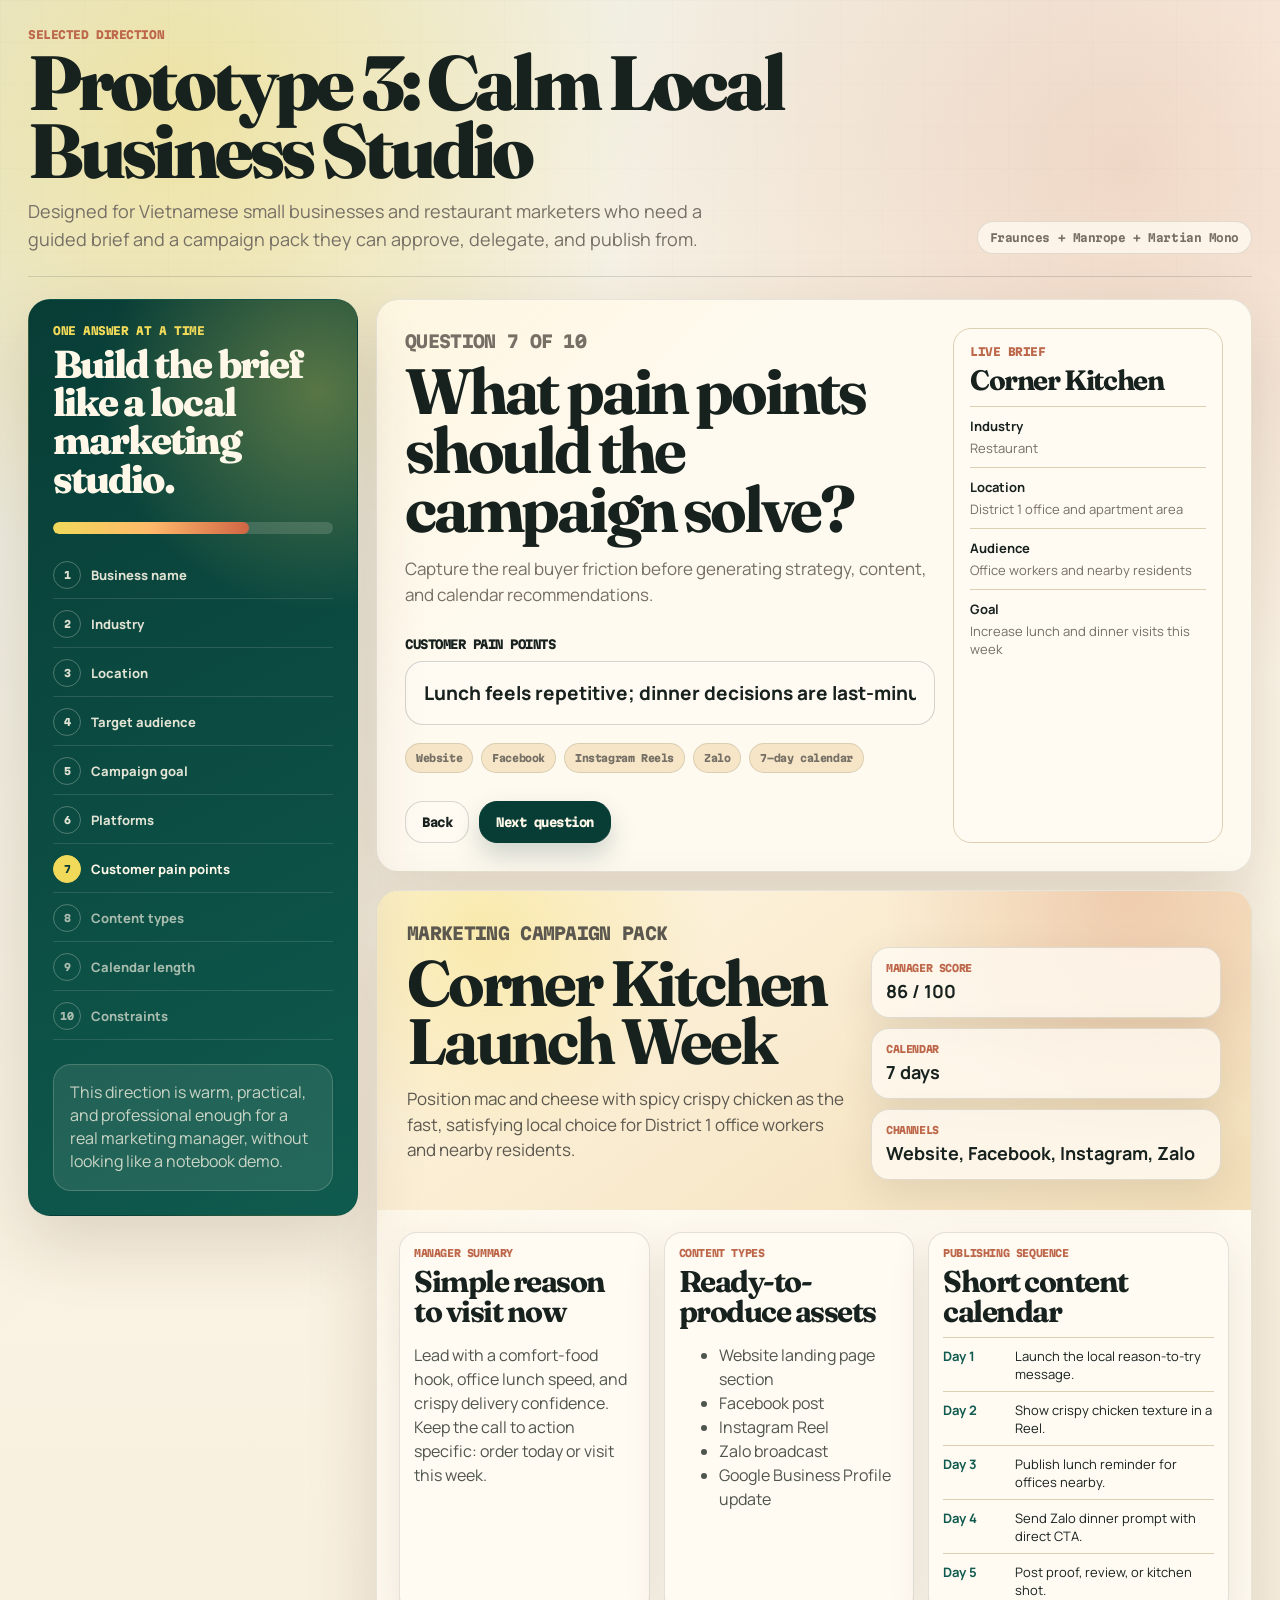
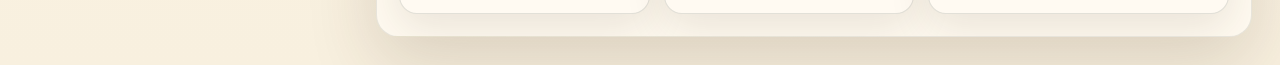
<file: static/prototypes/intake-wizard.html>
<!doctype html>
<html lang="en">
  <head>
    <meta charset="utf-8">
    <meta name="viewport" content="width=device-width, initial-scale=1">
    <title>Prototype 3 - Calm Local Business Studio</title>
    <link rel="preconnect" href="https://fonts.googleapis.com">
    <link rel="preconnect" href="https://fonts.gstatic.com" crossorigin>
    <link href="https://fonts.googleapis.com/css2?family=Fraunces:opsz,wght,SOFT,WONK@9..144,600..900,60,1&family=Manrope:wght@400..900&family=Martian+Mono:wght@400..800&display=swap" rel="stylesheet">
    <style>
      :root {
        --ink: #17211e;
        --paper: #f8f0df;
        --panel: #fffaf0;
        --soft: #fbefd7;
        --line: #decfb3;
        --muted: #756f65;
        --leaf: #0f5a4e;
        --leaf-dark: #083d36;
        --banana: #f1d95a;
        --clay: #bd684b;
        --coral: #cf6544;
        --shadow: 0 26px 70px rgba(68, 44, 23, 0.16);
        --radius: 22px;
        --display: "Fraunces", Georgia, serif;
        --ui: "Manrope", Avenir Next, sans-serif;
        --mono: "Martian Mono", ui-monospace, monospace;
      }

      * {
        box-sizing: border-box;
      }

      body {
        margin: 0;
        min-height: 100dvh;
        background:
          radial-gradient(circle at 14% 7%, rgba(241, 217, 90, 0.44), transparent 24%),
          radial-gradient(circle at 88% 10%, rgba(189, 104, 75, 0.22), transparent 28%),
          linear-gradient(135deg, rgba(15, 90, 78, 0.10), transparent 46%),
          linear-gradient(180deg, #fff8eb, var(--paper));
        color: var(--ink);
        font-family: var(--ui);
      }

      body::before {
        content: "";
        position: fixed;
        inset: 0;
        pointer-events: none;
        opacity: 0.22;
        background-image:
          linear-gradient(rgba(23, 33, 30, 0.06) 1px, transparent 1px),
          linear-gradient(90deg, rgba(23, 33, 30, 0.05) 1px, transparent 1px);
        background-size: 42px 42px;
        mask-image: linear-gradient(180deg, #000, transparent 88%);
      }

      .shell {
        position: relative;
        max-width: 1480px;
        margin: 0 auto;
        padding: 28px;
      }

      .masthead {
        display: grid;
        grid-template-columns: minmax(0, 1fr) auto;
        gap: 22px;
        align-items: end;
        border-bottom: 1px solid rgba(23, 33, 30, 0.14);
        padding-bottom: 22px;
        margin-bottom: 22px;
      }

      .eyebrow {
        margin: 0 0 8px;
        color: var(--clay);
        font-family: var(--mono);
        font-size: 11px;
        font-weight: 800;
        letter-spacing: -0.04em;
        text-transform: uppercase;
      }

      h1,
      h2,
      h3,
      p {
        overflow-wrap: anywhere;
      }

      h1,
      h2,
      h3 {
        font-family: var(--display);
        letter-spacing: -0.05em;
      }

      h1 {
        margin: 0;
        max-width: 840px;
        font-size: clamp(44px, 6vw, 92px);
        font-weight: 850;
        line-height: 0.88;
      }

      .masthead p:not(.eyebrow) {
        margin: 14px 0 0;
        max-width: 680px;
        color: var(--muted);
        font-size: 18px;
        line-height: 1.55;
      }

      .pill {
        border: 1px solid rgba(23, 33, 30, 0.12);
        border-radius: 999px;
        background: rgba(255, 250, 240, 0.78);
        color: var(--muted);
        padding: 9px 12px;
        font-family: var(--mono);
        font-size: 11px;
        font-weight: 700;
        letter-spacing: -0.04em;
        white-space: nowrap;
      }

      .workspace {
        display: grid;
        grid-template-columns: 330px minmax(0, 1fr);
        gap: 18px;
      }

      .intake {
        position: sticky;
        top: 18px;
        align-self: start;
        min-height: calc(100dvh - 125px);
        display: grid;
        align-content: space-between;
        gap: 24px;
        border: 1px solid rgba(8, 61, 54, 0.16);
        border-radius: var(--radius);
        background:
          radial-gradient(circle at 88% 10%, rgba(241, 217, 90, 0.34), transparent 25%),
          linear-gradient(155deg, var(--leaf-dark), var(--leaf));
        color: #fff8e8;
        padding: 24px;
        box-shadow: var(--shadow);
      }

      .intake .eyebrow {
        color: var(--banana);
      }

      .intake h2 {
        margin: 0;
        font-size: 39px;
        font-weight: 820;
        line-height: 0.98;
      }

      .progress {
        height: 12px;
        margin: 24px 0 18px;
        border-radius: 999px;
        background: rgba(255, 248, 232, 0.15);
        overflow: hidden;
      }

      .progress span {
        display: block;
        width: 70%;
        height: 100%;
        border-radius: inherit;
        background: linear-gradient(90deg, var(--banana), #ffb86a, var(--coral));
      }

      .steps {
        list-style: none;
        display: grid;
        gap: 2px;
        margin: 0;
        padding: 0;
        counter-reset: step;
      }

      .steps li {
        counter-increment: step;
        display: grid;
        grid-template-columns: 28px minmax(0, 1fr);
        gap: 10px;
        align-items: center;
        border-bottom: 1px solid rgba(255, 248, 232, 0.12);
        padding: 9px 0;
        color: rgba(255, 248, 232, 0.64);
        font-size: 13px;
        font-weight: 760;
      }

      .steps li::before {
        content: counter(step);
        display: grid;
        width: 26px;
        height: 26px;
        place-items: center;
        border: 1px solid rgba(255, 248, 232, 0.28);
        border-radius: 999px;
        font-family: var(--mono);
        font-size: 10px;
        font-weight: 900;
      }

      .steps .done {
        color: rgba(255, 248, 232, 0.88);
      }

      .steps .current {
        color: #fff8e8;
      }

      .steps .current::before {
        background: var(--banana);
        border-color: var(--banana);
        color: var(--leaf-dark);
      }

      .note {
        border: 1px solid rgba(255, 248, 232, 0.18);
        border-radius: 18px;
        background: rgba(255, 248, 232, 0.09);
        color: rgba(255, 248, 232, 0.76);
        padding: 16px;
        line-height: 1.45;
      }

      .stage {
        display: grid;
        gap: 18px;
      }

      .wizard,
      .pack {
        border: 1px solid rgba(23, 33, 30, 0.10);
        border-radius: var(--radius);
        background:
          linear-gradient(135deg, rgba(241, 217, 90, 0.10), transparent 32%),
          var(--panel);
        box-shadow: var(--shadow);
        overflow: hidden;
      }

      .wizard {
        display: grid;
        grid-template-columns: minmax(0, 1fr) 270px;
        gap: 18px;
        padding: 28px;
      }

      .question h2 {
        margin: 0;
        max-width: 780px;
        font-size: clamp(38px, 5vw, 68px);
        line-height: 0.92;
      }

      .question p {
        max-width: 620px;
        color: var(--muted);
        font-size: 17px;
        line-height: 1.55;
      }

      label {
        display: grid;
        gap: 10px;
        margin-top: 28px;
        color: var(--ink);
        font-family: var(--mono);
        font-size: 12px;
        font-weight: 900;
        letter-spacing: -0.04em;
        text-transform: uppercase;
      }

      input {
        width: 100%;
        border: 1px solid rgba(23, 33, 30, 0.18);
        border-radius: 18px;
        background: #fffaf2;
        color: var(--ink);
        padding: 18px;
        font: 750 19px var(--ui);
        box-shadow: inset 0 1px 0 rgba(255, 255, 255, 0.62);
      }

      .chips {
        display: flex;
        flex-wrap: wrap;
        gap: 8px;
        margin-top: 18px;
      }

      .chips span {
        border: 1px solid rgba(23, 33, 30, 0.12);
        border-radius: 999px;
        background: #f6e6c7;
        color: var(--muted);
        padding: 8px 10px;
        font-family: var(--mono);
        font-size: 10px;
        font-weight: 800;
        letter-spacing: -0.04em;
      }

      .mini-pack {
        border: 1px solid var(--line);
        border-radius: 18px;
        background: #fffaf2;
        padding: 16px;
      }

      .mini-pack h3 {
        margin: 0 0 12px;
        font-size: 28px;
        line-height: 1;
      }

      .mini-pack div {
        display: grid;
        gap: 4px;
        border-top: 1px solid var(--line);
        padding: 10px 0;
        color: var(--muted);
        font-size: 13px;
      }

      .mini-pack b {
        color: var(--ink);
      }

      .actions {
        display: flex;
        align-items: center;
        gap: 10px;
        margin-top: 28px;
      }

      .btn {
        border: 1px solid rgba(23, 33, 30, 0.16);
        border-radius: 18px;
        background: #fffaf2;
        color: var(--ink);
        padding: 13px 16px;
        font: 900 12px var(--mono);
        letter-spacing: -0.04em;
      }

      .btn.primary {
        background: var(--leaf-dark);
        border-color: var(--leaf-dark);
        color: #fff8e8;
        box-shadow: 0 12px 26px rgba(8, 61, 54, 0.20);
      }

      .pack-cover {
        display: grid;
        grid-template-columns: minmax(0, 1fr) 350px;
        gap: 24px;
        align-items: end;
        background:
          radial-gradient(circle at 12% 12%, rgba(241, 217, 90, 0.38), transparent 28%),
          radial-gradient(circle at 86% 0%, rgba(207, 101, 68, 0.22), transparent 30%),
          linear-gradient(145deg, #fff6e3, #f3dfb9);
        padding: 30px;
      }

      .pack-cover h2 {
        margin: 0;
        font-size: clamp(40px, 5vw, 76px);
        line-height: 0.9;
      }

      .pack-cover p {
        max-width: 760px;
        color: #5c584f;
        font-size: 17px;
        line-height: 1.5;
      }

      .stats {
        display: grid;
        gap: 10px;
      }

      .stat,
      .card {
        border: 1px solid rgba(23, 33, 30, 0.12);
        border-radius: 18px;
        background: rgba(255, 250, 242, 0.78);
        padding: 14px;
        box-shadow: 0 14px 42px rgba(68, 44, 23, 0.11);
      }

      .stat small,
      .card small {
        display: block;
        color: var(--clay);
        font: 800 10px var(--mono);
        letter-spacing: -0.04em;
        text-transform: uppercase;
      }

      .stat b {
        display: block;
        margin-top: 5px;
        font-size: 18px;
      }

      .pack-body {
        display: grid;
        grid-template-columns: 1fr 1fr 1.2fr;
        gap: 14px;
        padding: 22px;
      }

      .card {
        background: #fffaf2;
      }

      .card h3 {
        margin: 8px 0 10px;
        font-size: 30px;
        line-height: 1;
      }

      .card p,
      .card li {
        color: #4f554d;
        line-height: 1.5;
      }

      .calendar {
        display: grid;
        gap: 8px;
      }

      .day {
        display: grid;
        grid-template-columns: 62px minmax(0, 1fr);
        gap: 10px;
        border-top: 1px solid var(--line);
        padding-top: 9px;
        font-size: 13px;
      }

      .day b {
        color: var(--leaf);
      }

      @media (max-width: 1080px) {
        .masthead,
        .workspace,
        .wizard,
        .pack-cover,
        .pack-body {
          grid-template-columns: 1fr;
        }

        .intake {
          position: static;
          min-height: auto;
        }
      }

      @media (max-width: 680px) {
        .shell {
          padding: 14px;
        }

        .intake,
        .wizard,
        .pack-cover,
        .pack-body {
          padding: 18px;
        }
      }
    </style>
  </head>
  <body>
    <main class="shell">
      <header class="masthead">
        <div>
          <p class="eyebrow">Selected direction</p>
          <h1>Prototype 3: Calm Local Business Studio</h1>
          <p>Designed for Vietnamese small businesses and restaurant marketers who need a guided brief and a campaign pack they can approve, delegate, and publish from.</p>
        </div>
        <span class="pill">Fraunces + Manrope + Martian Mono</span>
      </header>

      <section class="workspace">
        <aside class="intake" aria-label="Campaign intake preview">
          <div>
            <p class="eyebrow">One answer at a time</p>
            <h2>Build the brief like a local marketing studio.</h2>
            <div class="progress"><span></span></div>
            <ol class="steps">
              <li class="done">Business name</li>
              <li class="done">Industry</li>
              <li class="done">Location</li>
              <li class="done">Target audience</li>
              <li class="done">Campaign goal</li>
              <li class="done">Platforms</li>
              <li class="current">Customer pain points</li>
              <li>Content types</li>
              <li>Calendar length</li>
              <li>Constraints</li>
            </ol>
          </div>
          <div class="note">
            This direction is warm, practical, and professional enough for a real marketing manager, without looking like a notebook demo.
          </div>
        </aside>

        <section class="stage">
          <section class="wizard" aria-label="Wizard preview">
            <div class="question">
              <p class="eyebrow">Question 7 of 10</p>
              <h2>What pain points should the campaign solve?</h2>
              <p>Capture the real buyer friction before generating strategy, content, and calendar recommendations.</p>
              <label>Customer pain points
                <input value="Lunch feels repetitive; dinner decisions are last-minute; delivery must stay crispy.">
              </label>
              <div class="chips">
                <span>Website</span>
                <span>Facebook</span>
                <span>Instagram Reels</span>
                <span>Zalo</span>
                <span>7-day calendar</span>
              </div>
              <div class="actions">
                <button class="btn" type="button">Back</button>
                <button class="btn primary" type="button">Next question</button>
              </div>
            </div>
            <aside class="mini-pack">
              <p class="eyebrow">Live brief</p>
              <h3>Corner Kitchen</h3>
              <div><b>Industry</b>Restaurant</div>
              <div><b>Location</b>District 1 office and apartment area</div>
              <div><b>Audience</b>Office workers and nearby residents</div>
              <div><b>Goal</b>Increase lunch and dinner visits this week</div>
            </aside>
          </section>

          <article class="pack" aria-label="Campaign pack preview">
            <header class="pack-cover">
              <div>
                <p class="eyebrow">Marketing campaign pack</p>
                <h2>Corner Kitchen Launch Week</h2>
                <p>Position mac and cheese with spicy crispy chicken as the fast, satisfying local choice for District 1 office workers and nearby residents.</p>
              </div>
              <div class="stats">
                <div class="stat"><small>Manager score</small><b>86 / 100</b></div>
                <div class="stat"><small>Calendar</small><b>7 days</b></div>
                <div class="stat"><small>Channels</small><b>Website, Facebook, Instagram, Zalo</b></div>
              </div>
            </header>

            <section class="pack-body">
              <div class="card">
                <small>Manager summary</small>
                <h3>Simple reason to visit now</h3>
                <p>Lead with a comfort-food hook, office lunch speed, and crispy delivery confidence. Keep the call to action specific: order today or visit this week.</p>
              </div>
              <div class="card">
                <small>Content types</small>
                <h3>Ready-to-produce assets</h3>
                <ul>
                  <li>Website landing page section</li>
                  <li>Facebook post</li>
                  <li>Instagram Reel</li>
                  <li>Zalo broadcast</li>
                  <li>Google Business Profile update</li>
                </ul>
              </div>
              <div class="card">
                <small>Publishing sequence</small>
                <h3>Short content calendar</h3>
                <div class="calendar">
                  <div class="day"><b>Day 1</b><span>Launch the local reason-to-try message.</span></div>
                  <div class="day"><b>Day 2</b><span>Show crispy chicken texture in a Reel.</span></div>
                  <div class="day"><b>Day 3</b><span>Publish lunch reminder for offices nearby.</span></div>
                  <div class="day"><b>Day 4</b><span>Send Zalo dinner prompt with direct CTA.</span></div>
                  <div class="day"><b>Day 5</b><span>Post proof, review, or kitchen shot.</span></div>
                </div>
              </div>
            </section>
          </article>
        </section>
      </section>
    </main>
  </body>
</html>
</file>
